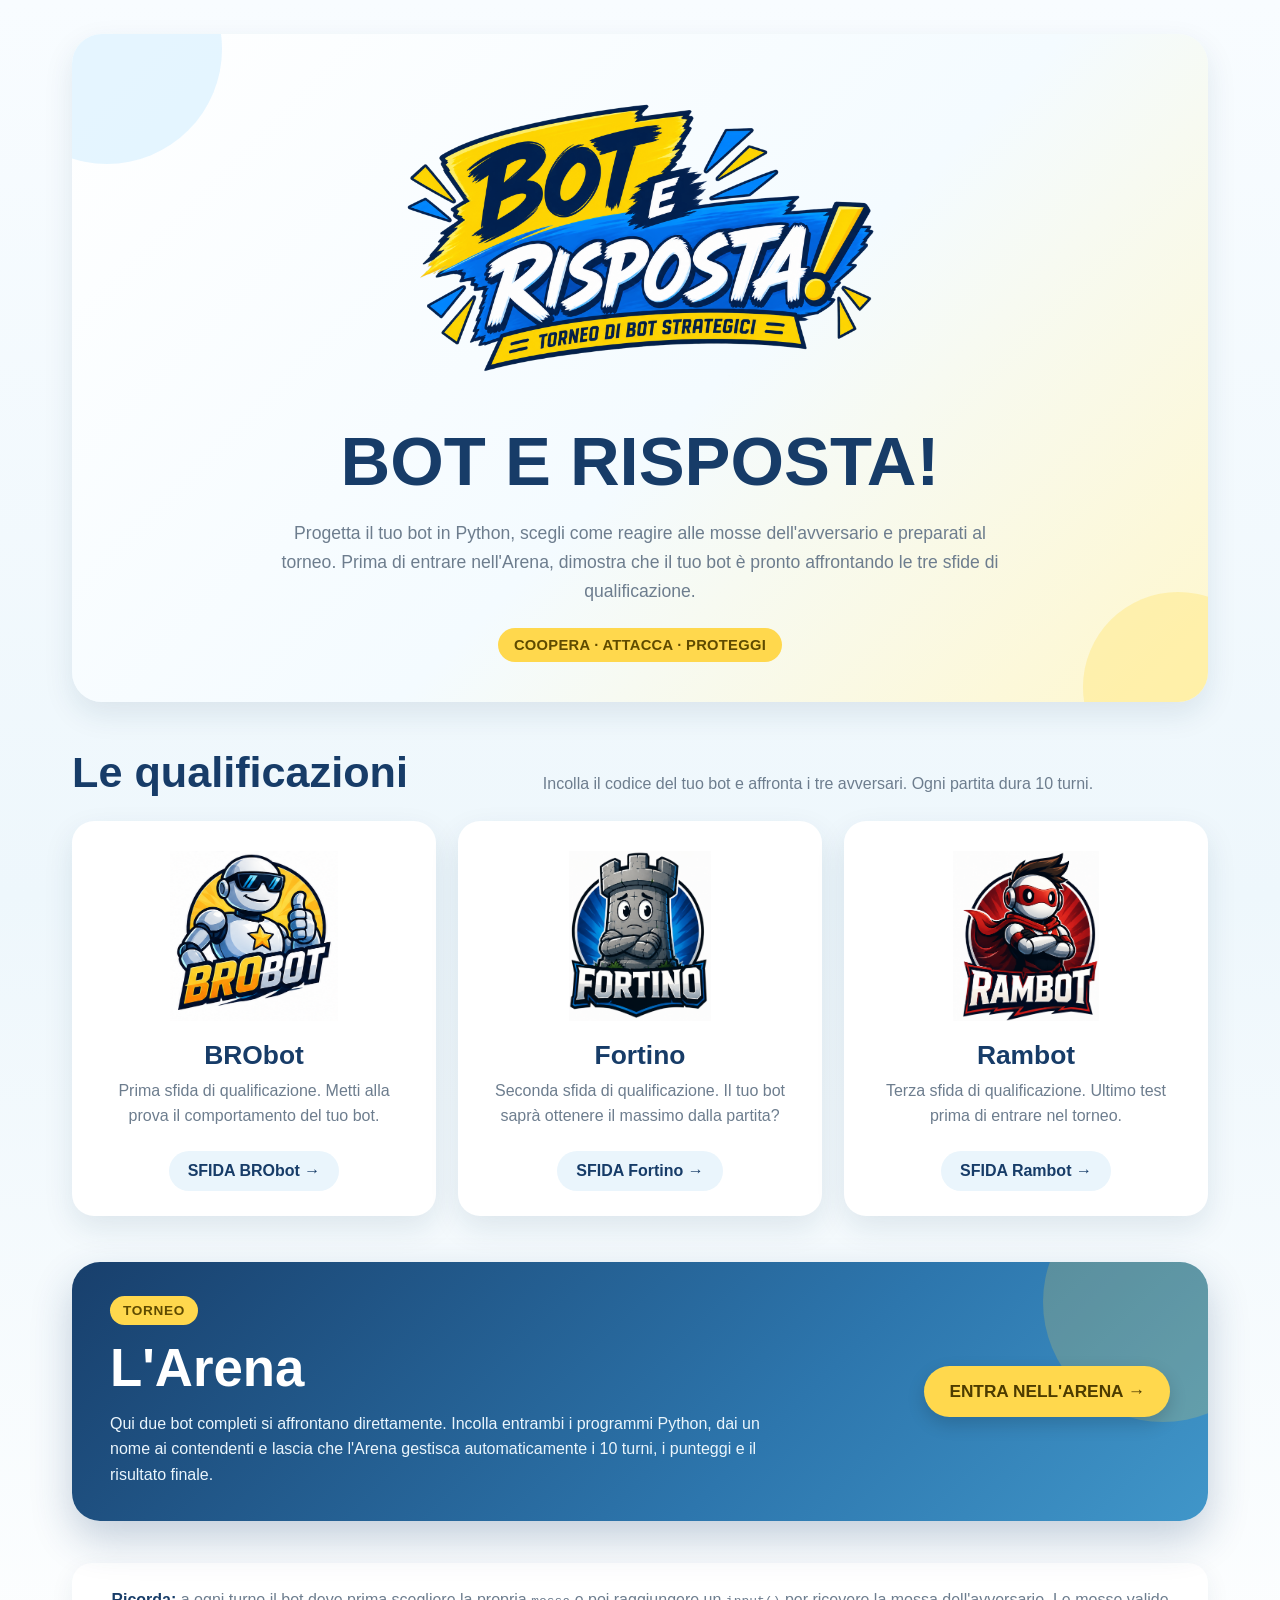
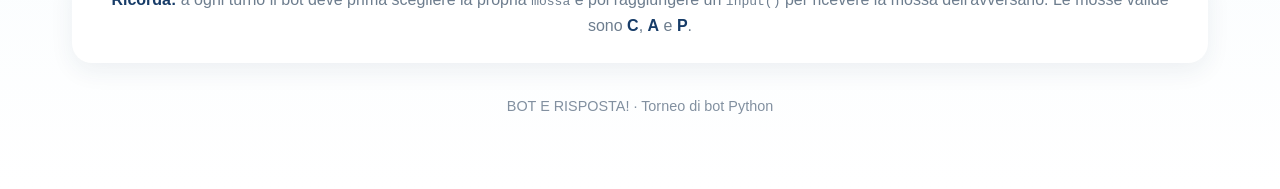
<file: index.html>
<!DOCTYPE html>
<html lang="it">

<head>

  <meta charset="UTF-8">

  <meta
    name="viewport"
    content="width=device-width, initial-scale=1.0"
  >

  <title>BOT E RISPOSTA!</title>

  <link
    rel="stylesheet"
    href="css/style.css?v=8"
  >

  <style>

    :root {
      --blue-dark: #173c68;
      --blue: #3f91c8;
      --blue-light: #eaf5fc;
      --yellow: #ffd84d;
      --yellow-dark: #d3a900;
      --text: #27364a;
      --muted: #6d7d8e;
      --white: #ffffff;
      --shadow: 0 12px 30px rgba(24, 57, 91, 0.10);
    }


    * {
      box-sizing: border-box;
    }


    body {
      margin: 0;
      background:
        linear-gradient(
          180deg,
          #f8fcff 0%,
          #eef7fc 50%,
          #ffffff 100%
        );
      color: var(--text);
    }


    .home {
      max-width: 1180px;
      margin: 0 auto;
      padding: 34px 22px 60px;
    }


    .hero {
      position: relative;
      overflow: hidden;
      text-align: center;
      padding: 46px 24px 40px;
      border-radius: 30px;
      background:
        linear-gradient(
          135deg,
          #ffffff 0%,
          #f4fbff 55%,
          #fff7cc 100%
        );
      box-shadow: var(--shadow);
    }


    .hero::before,
    .hero::after {
      content: "";
      position: absolute;
      border-radius: 50%;
      opacity: 0.4;
      pointer-events: none;
    }


    .hero::before {
      width: 230px;
      height: 230px;
      background: #bfe7ff;
      top: -100px;
      left: -80px;
    }


    .hero::after {
      width: 190px;
      height: 190px;
      background: #ffe46e;
      right: -65px;
      bottom: -80px;
    }


    .hero-logo {
      position: relative;
      z-index: 1;
      width: min(480px, 88%);
      height: auto;
      margin-bottom: 18px;
    }


    .hero h1 {
      position: relative;
      z-index: 1;
      margin: 0;
      color: var(--blue-dark);
      font-size: clamp(2.2rem, 6vw, 4.3rem);
    }


    .hero p {
      position: relative;
      z-index: 1;
      max-width: 720px;
      margin: 18px auto 0;
      font-size: 1.1rem;
      line-height: 1.65;
      color: var(--muted);
    }


    .intro-chip {
      position: relative;
      z-index: 1;
      display: inline-block;
      margin-top: 22px;
      padding: 9px 16px;
      border-radius: 999px;
      background: var(--yellow);
      color: #5f4b00;
      font-weight: bold;
      font-size: 0.92rem;
      letter-spacing: 0.02em;
    }


    .section {
      margin-top: 46px;
    }


    .section-title {
      text-align: center;
      margin-bottom: 24px;
    }


    .section-title h2 {
      margin: 0;
      color: var(--blue-dark);
      font-size: clamp(1.9rem, 4vw, 2.7rem);
    }


    .section-title p {
      max-width: 700px;
      margin: 10px auto 0;
      color: var(--muted);
      line-height: 1.55;
    }


    .qualifiers-grid {
      display: grid;
      grid-template-columns: repeat(3, 1fr);
      gap: 22px;
    }


    .bot-card {
      position: relative;
      display: flex;
      flex-direction: column;
      min-height: 100%;
      padding: 25px;
      border-radius: 22px;
      background: var(--white);
      box-shadow: var(--shadow);
      text-decoration: none;
      color: inherit;
      transition:
        transform 0.18s ease,
        box-shadow 0.18s ease;
    }


    .bot-card:hover {
      transform: translateY(-6px);
      box-shadow: 0 17px 38px rgba(24, 57, 91, 0.15);
    }


    .bot-image-box {
      height: 180px;
      display: flex;
      align-items: center;
      justify-content: center;
    }


    .bot-card img {
      max-height: 170px;
      max-width: 88%;
      object-fit: contain;
    }


    .bot-card h3 {
      margin: 14px 0 8px;
      text-align: center;
      color: var(--blue-dark);
      font-size: 1.65rem;
    }


    .bot-card p {
      margin: 0;
      text-align: center;
      line-height: 1.55;
      color: var(--muted);
    }


    .challenge-button {
      margin-top: auto;
      padding-top: 22px;
      text-align: center;
    }


    .challenge-button span {
      display: inline-block;
      padding: 11px 19px;
      border-radius: 999px;
      background: var(--blue-light);
      color: var(--blue-dark);
      font-weight: bold;
    }


    .arena-card {
      position: relative;
      overflow: hidden;
      display: grid;
      grid-template-columns: 1.2fr auto;
      align-items: center;
      gap: 30px;
      padding: 34px 38px;
      border-radius: 28px;
      background:
        linear-gradient(
          135deg,
          #183f6c 0%,
          #2d76ad 62%,
          #4096c9 100%
        );
      box-shadow: 0 18px 42px rgba(24, 63, 108, 0.24);
      color: white;
    }


    .arena-card::after {
      content: "";
      position: absolute;
      width: 240px;
      height: 240px;
      border-radius: 50%;
      right: -75px;
      top: -80px;
      background: rgba(255, 216, 77, 0.20);
    }


    .arena-content {
      position: relative;
      z-index: 1;
    }


    .arena-label {
      display: inline-block;
      margin-bottom: 12px;
      padding: 7px 13px;
      border-radius: 999px;
      background: var(--yellow);
      color: #5f4b00;
      font-size: 0.85rem;
      font-weight: bold;
      letter-spacing: 0.05em;
    }


    .arena-card h2 {
      margin: 0;
      font-size: clamp(2rem, 5vw, 3.3rem);
    }


    .arena-card p {
      max-width: 670px;
      margin: 13px 0 0;
      line-height: 1.6;
      color: #eaf5fc;
    }


    .arena-button {
      position: relative;
      z-index: 1;
      display: inline-block;
      white-space: nowrap;
      padding: 15px 25px;
      border-radius: 999px;
      background: var(--yellow);
      color: #4d3c00;
      text-decoration: none;
      font-size: 1.08rem;
      font-weight: bold;
      box-shadow: 0 7px 18px rgba(0, 0, 0, 0.16);
      transition: transform 0.18s ease;
    }


    .arena-button:hover {
      transform: scale(1.04);
    }


    .rules {
      margin-top: 42px;
      padding: 24px 28px;
      border-radius: 20px;
      background: #ffffff;
      box-shadow: 0 8px 24px rgba(24, 57, 91, 0.07);
      text-align: center;
    }


    .rules strong {
      color: var(--blue-dark);
    }


    .rules p {
      margin: 0;
      color: var(--muted);
      line-height: 1.6;
    }


    footer {
      padding: 35px 15px 15px;
      text-align: center;
      color: #8290a0;
      font-size: 0.9rem;
    }


    @media (max-width: 850px) {

      .qualifiers-grid {
        grid-template-columns: 1fr;
      }

      .bot-card {
        max-width: 560px;
        width: 100%;
        margin: 0 auto;
      }

      .arena-card {
        grid-template-columns: 1fr;
        text-align: center;
      }

      .arena-card p {
        margin-left: auto;
        margin-right: auto;
      }

    }


    @media (max-width: 520px) {

      .home {
        padding-left: 14px;
        padding-right: 14px;
      }

      .hero {
        padding: 34px 17px 32px;
        border-radius: 22px;
      }

      .arena-card {
        padding: 28px 20px;
        border-radius: 22px;
      }

    }

  </style>

</head>


<body>


<main class="home">


  <section class="hero">

    <img
      src="assets/logober.png"
      alt="BOT E RISPOSTA!"
      class="hero-logo"
    >

    <h1>BOT E RISPOSTA!</h1>

    <p>
      Progetta il tuo bot in Python, scegli come reagire alle mosse
      dell'avversario e preparati al torneo.
      Prima di entrare nell'Arena, dimostra che il tuo bot è pronto
      affrontando le tre sfide di qualificazione.
    </p>

    <div class="intro-chip">
      COOPERA · ATTACCA · PROTEGGI
    </div>

  </section>



  <section class="section">

    <div class="section-title">

      <h2>Le qualificazioni</h2>

      <p>
        Incolla il codice del tuo bot e affronta i tre avversari.
        Ogni partita dura 10 turni.
      </p>

    </div>


    <div class="qualifiers-grid">


      <a
        href="brobot/index.html"
        class="bot-card"
      >

        <div class="bot-image-box">

          <img
            src="assets/brobot.png"
            alt="BRObot"
          >

        </div>

        <h3>BRObot</h3>

        <p>
          Prima sfida di qualificazione.
          Metti alla prova il comportamento del tuo bot.
        </p>

        <div class="challenge-button">
          <span>SFIDA BRObot →</span>
        </div>

      </a>



      <a
        href="fortino/index.html"
        class="bot-card"
      >

        <div class="bot-image-box">

          <img
            src="assets/fortino.png"
            alt="Fortino"
          >

        </div>

        <h3>Fortino</h3>

        <p>
          Seconda sfida di qualificazione.
          Il tuo bot saprà ottenere il massimo dalla partita?
        </p>

        <div class="challenge-button">
          <span>SFIDA Fortino →</span>
        </div>

      </a>



      <a
        href="rambot/index.html"
        class="bot-card"
      >

        <div class="bot-image-box">

          <img
            src="assets/rambot.png"
            alt="Rambot"
          >

        </div>

        <h3>Rambot</h3>

        <p>
          Terza sfida di qualificazione.
          Ultimo test prima di entrare nel torneo.
        </p>

        <div class="challenge-button">
          <span>SFIDA Rambot →</span>
        </div>

      </a>


    </div>

  </section>



  <section class="section">

    <div class="arena-card">

      <div class="arena-content">

        <div class="arena-label">
          TORNEO
        </div>

        <h2>L'Arena</h2>

        <p>
          Qui due bot completi si affrontano direttamente.
          Incolla entrambi i programmi Python, dai un nome ai contendenti
          e lascia che l'Arena gestisca automaticamente i 10 turni,
          i punteggi e il risultato finale.
        </p>

      </div>


      <a
        href="arena/index.html"
        class="arena-button"
      >
        ENTRA NELL'ARENA →
      </a>

    </div>

  </section>



  <section class="rules">

    <p>
      <strong>Ricorda:</strong>
      a ogni turno il bot deve prima scegliere la propria
      <code>mossa</code> e poi raggiungere un
      <code>input()</code> per ricevere la mossa dell'avversario.
      Le mosse valide sono
      <strong>C</strong>,
      <strong>A</strong> e
      <strong>P</strong>.
    </p>

  </section>


  <footer>
    BOT E RISPOSTA! · Torneo di bot Python
  </footer>


</main>


</body>

</html>
</file>
<file: css/style.css>
* {
  box-sizing: border-box;
}


body {
  margin: 0;

  font-family:
    Arial,
    Helvetica,
    sans-serif;

  background: #f4f7fb;

  color: #172033;
}


/* =========================
   HEADER
========================= */

.site-header {
  background: white;

  border-bottom: 1px solid #dce3ec;

  display: flex;
  justify-content: center;

  padding: 20px;
}


.logo {
  display: block;

  width: min(300px, 70vw);

  height: auto;
}


/* =========================
   PAGINA
========================= */

.page {
  width: min(1000px, 92%);

  margin: 35px auto 70px;
}


/* =========================
   PRESENTAZIONE BOT
========================= */

.bot-intro {
  background: white;

  border-radius: 24px;

  display: grid;
  grid-template-columns: 360px 1fr;

  overflow: hidden;

  box-shadow:
    0 10px 35px rgba(25, 50, 80, 0.08);
}


.bot-picture {
  min-height: 340px;

  display: flex;
  justify-content: center;
  align-items: flex-end;

  padding: 25px 25px 0;

  background:
    linear-gradient(
      135deg,
      #dff3ff,
      #edf8ff
    );
}


.bot-picture img {
  width: 100%;
  max-width: 320px;

  display: block;
}


.bot-content {
  padding: 42px 50px;

  display: flex;
  flex-direction: column;

  justify-content: center;
}


.qualification {
  margin: 0 0 10px;

  color: #2879ae;

  font-size: 0.78rem;

  font-weight: bold;

  letter-spacing: 0.15em;
}


.bot-content h1 {
  margin: 0;

  font-size: clamp(
    3.5rem,
    8vw,
    6rem
  );

  line-height: 1;

  color: #173c68;

  letter-spacing: -0.04em;
}


.bot-quote {
  margin: 28px 0 0;

  color: #53667c;

  font-size: 1.3rem;

  line-height: 1.5;

  font-style: italic;
}


/* =========================
   CONSEGNA
========================= */

.instructions-inline {
  margin-top: 28px;

  padding-top: 24px;

  border-top: 1px solid #dbe4ee;
}


.instructions-inline h2 {
  margin: 0 0 14px;

  color: #173c68;

  font-size: 1.6rem;
}


.instructions-inline p {
  margin: 8px 0;

  font-size: 1rem;

  line-height: 1.5;
}


.instructions-inline .moves {
  margin: 18px 0;
}

.moves {
  display: grid;

  grid-template-columns:
    45px auto;

  gap: 10px 14px;

  align-items: center;

  margin: 25px 0;
}


.move {
  width: 38px;
  height: 38px;

  border-radius: 50%;

  display: inline-flex;

  align-items: center;
  justify-content: center;

  font-weight: 900;
}


.move-c {
  background: #c9f4d8;
  color: #176638;
}


.move-a {
  background: #ffd1d1;
  color: #9c2929;
}


.move-p {
  background: #d9e7ff;
  color: #275da6;
}


.hint {
  margin-bottom: 0;

  color: #53667c;
}


/* =========================
   EDITOR
========================= */

.editor-section,
.game-section {
  margin-top: 30px;

  background: white;

  border-radius: 20px;

  padding: 35px 40px;

  box-shadow:
    0 8px 25px rgba(25, 50, 80, 0.06);
}


.section-title {
  display: flex;

  justify-content: space-between;
  align-items: flex-end;

  gap: 20px;

  margin-bottom: 20px;
}


.section-title h2 {
  margin: 4px 0 0;

  color: #173c68;

  font-size: 1.8rem;
}


.small-label {
  font-size: 0.72rem;

  font-weight: bold;

  color: #6d7d90;

  letter-spacing: 0.14em;
}


.python-status {
  font-size: 0.85rem;

  color: #9a6a14;

  background: #fff4d8;

  padding: 7px 12px;

  border-radius: 20px;
}


.python-status.ready {
  color: #176638;

  background: #dff6e7;
}


#python-code {
  display: block;

  width: 100%;

  min-height: 300px;

  resize: vertical;

  border: 2px solid #cbd7e5;

  border-radius: 12px;

  padding: 20px;

  background: #f8fafc;

  color: #172033;

  font-family:
    "Courier New",
    Courier,
    monospace;

  font-size: 1rem;

  line-height: 1.6;

  tab-size: 4;
}


#python-code:focus {
  outline: none;

  border-color: #4295cb;

  box-shadow:
    0 0 0 3px rgba(66, 149, 203, 0.12);
}


/* =========================
   PULSANTI
========================= */

.editor-buttons {
  display: flex;

  gap: 12px;

  margin-top: 20px;
}


button {
  font-family: inherit;

  cursor: pointer;
}


.primary-button {
  border: 0;

  border-radius: 10px;

  padding: 15px 24px;

  background: #2879ae;

  color: white;

  font-weight: bold;

  font-size: 0.95rem;
}


.primary-button:hover {
  background: #1d6797;
}


.primary-button:disabled {
  opacity: 0.45;

  cursor: not-allowed;
}


.secondary-button {
  border: 1px solid #b9c7d6;

  border-radius: 10px;

  padding: 15px 20px;

  background: white;

  color: #40546c;

  font-weight: bold;
}


/* =========================
   ERRORI
========================= */

.error-box {
  margin-top: 20px;

  padding: 16px;

  border-radius: 10px;

  background: #ffe5e5;

  color: #982a2a;

  font-family:
    "Courier New",
    monospace;

  line-height: 1.5;
}


.hidden {
  display: none;
}


/* =========================
   PUNTEGGIO
========================= */

.scoreboard {
  display: flex;

  justify-content: center;
  align-items: center;

  gap: 35px;

  padding: 25px;

  margin-bottom: 25px;

  background: #eef6fc;

  border-radius: 16px;
}


.score {
  text-align: center;
}


.score span {
  display: block;

  margin-bottom: 5px;

  color: #62758b;

  font-size: 0.75rem;

  font-weight: bold;

  letter-spacing: 0.08em;
}


.score strong {
  display: block;

  font-size: 3rem;

  color: #173c68;
}


.score-separator {
  font-size: 2rem;

  color: #8fa0b3;
}


/* =========================
   TABELLA
========================= */

.table-wrapper {
  overflow-x: auto;
}


table {
  width: 100%;

  border-collapse: collapse;

  text-align: center;
}


th {
  padding: 12px 8px;

  border-bottom: 2px solid #dbe4ee;

  color: #62758b;

  font-size: 0.8rem;

  text-transform: uppercase;
}


td {
  padding: 12px 8px;

  border-bottom: 1px solid #e5ebf1;
}


.table-move {
  width: 34px;
  height: 34px;

  display: inline-flex;

  align-items: center;
  justify-content: center;

  border-radius: 50%;

  font-weight: bold;
}


/* =========================
   RISULTATO FINALE
========================= */

.final-result {
  margin-top: 25px;

  border-radius: 14px;

  padding: 25px;

  text-align: center;
}


.final-result strong {
  display: block;

  margin-bottom: 7px;

  font-size: 1.8rem;
}


.final-result span {
  font-size: 1rem;
}


.victory {
  background: #dff6e7;

  color: #176638;
}


.defeat {
  background: #ffe5e5;

  color: #8d2929;
}


.draw {
  background: #fff1cb;

  color: #795716;
}


/* =========================
   LINK INDIETRO
========================= */

.back-link {
  display: inline-block;

  margin-top: 30px;

  color: #52708d;

  text-decoration: none;
}


.back-link:hover {
  text-decoration: underline;
}


/* =========================
   MOBILE
========================= */

@media (max-width: 720px) {

  .page {
    width: 94%;
  }


  .bot-intro {
    grid-template-columns: 1fr;
  }


  .bot-picture {
    min-height: auto;
  }


  .bot-picture img {
    max-width: 260px;
  }


  .bot-title {
    padding: 30px 25px 35px;
  }


  .bot-title h1 {
    font-size: 4rem;
  }


  .instructions,
  .editor-section,
  .game-section {
    padding: 28px 22px;
  }


  .section-title {
    align-items: flex-start;

    flex-direction: column;
  }


  .editor-buttons {
    flex-direction: column;
  }


  .primary-button,
  .secondary-button {
    width: 100%;
  }

}
</file>
